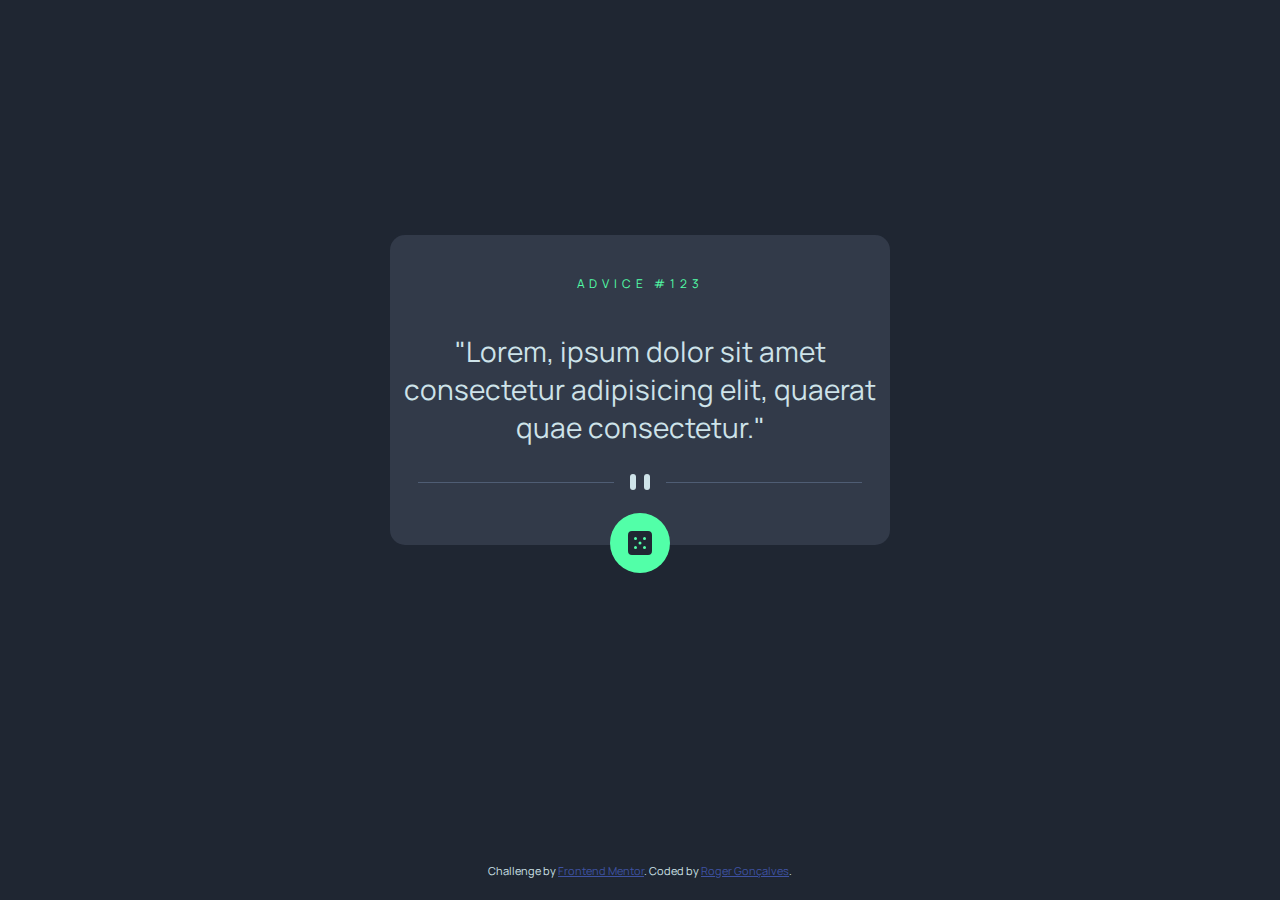
<file: advice-generator-app-main/index.html>
<!DOCTYPE html>
<html lang="en">

<head>
  <meta charset="UTF-8">
  <meta name="viewport" content="width=device-width, initial-scale=1.0">

  <link rel="icon" type="image/png" sizes="32x32" href="./images/favicon-32x32.png">
  <link rel="stylesheet" href="style.css">

  <title>Frontend Mentor | Advice generator app</title>
</head>

<body>
  <main class="container">
    <div class="card">
      <p class="advice-id">Advice #<span class="id">123</span></p>

      <p class="advice">"Lorem, ipsum dolor sit amet consectetur adipisicing elit, quaerat quae consectetur."</p>
      <picture>
        <source srcset="./images/pattern-divider-mobile.svg" media="(max-width: 768px)">
        <img src="./images/pattern-divider-desktop.svg" alt="divider" class="divider">
      </picture>
    </div>
    <p class="dice-icon"><img src="./images/icon-dice.svg" alt="dice icon"></p>
  </main>

  <div class="attribution">
    Challenge by <a href="https://www.frontendmentor.io?ref=challenge" target="_blank">Frontend Mentor</a>.
    Coded by <a href="#">Roger Gonçalves</a>.
  </div>
</body>

</html>
</file>
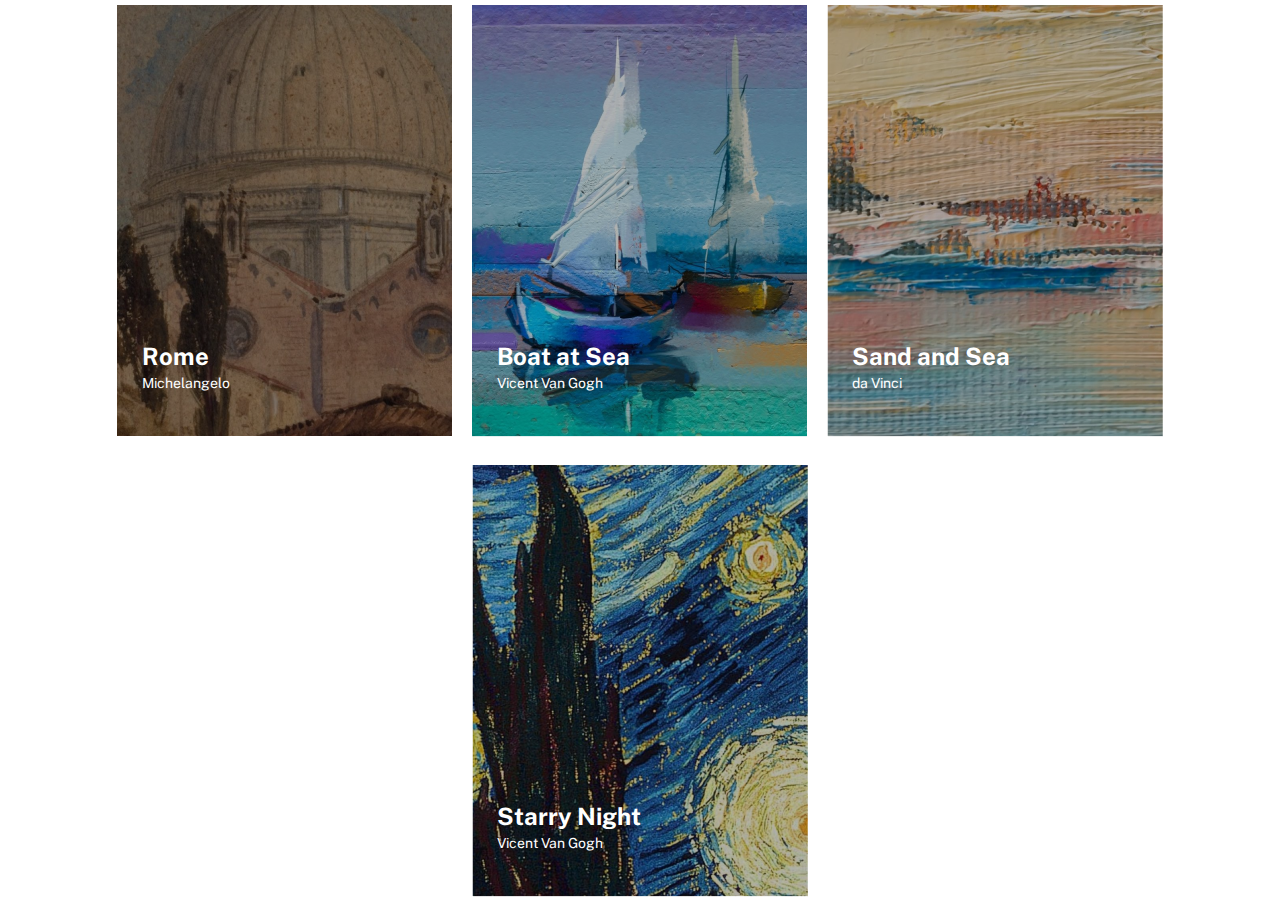
<file: lista-imagens-pinturas/index.html>
<!DOCTYPE html>
<html lang="en">

<head>
    <meta charset="UTF-8">
    <meta http-equiv="X-UA-Compatible" content="IE=edge">
    <meta name="viewport" content="width=device-width, initial-scale=1.0">
    <title>Lista de Imagens de Pituras</title>

    <link rel="stylesheet" href="style.css">
</head>

<body>
    <main class="container">
        <picture>
            <img src="./images/rome.png" alt="Rome by Michelangelo">
            <figcaption>
                <h2>Rome</h2>
                <p>Michelangelo</p>
            </figcaption>
        </picture>
        <picture>
            <img src="./images/boat.png" alt="Boa at Sea by Van Gogh">
            <figcaption>
                <h2>Boat at Sea</h2>
                <p>Vicent Van Gogh</p>
            </figcaption>
        </picture>
        <picture>
            <img src="./images/sand-and-sea.png" alt="Sand and Sea by da Vinci">
            <figcaption>
                <h2>Sand and Sea</h2>
                <p>da Vinci</p>
            </figcaption>
        </picture>
        <picture>
            <img src="./images/starry-night.png" alt="Starry Night by Van Gogh">
            <figcaption>
                <h2>Starry Night</h2>
                <p>Vicent Van Gogh</p>
            </figcaption>
        </picture>
    </main>
</body>

</html>
</file>
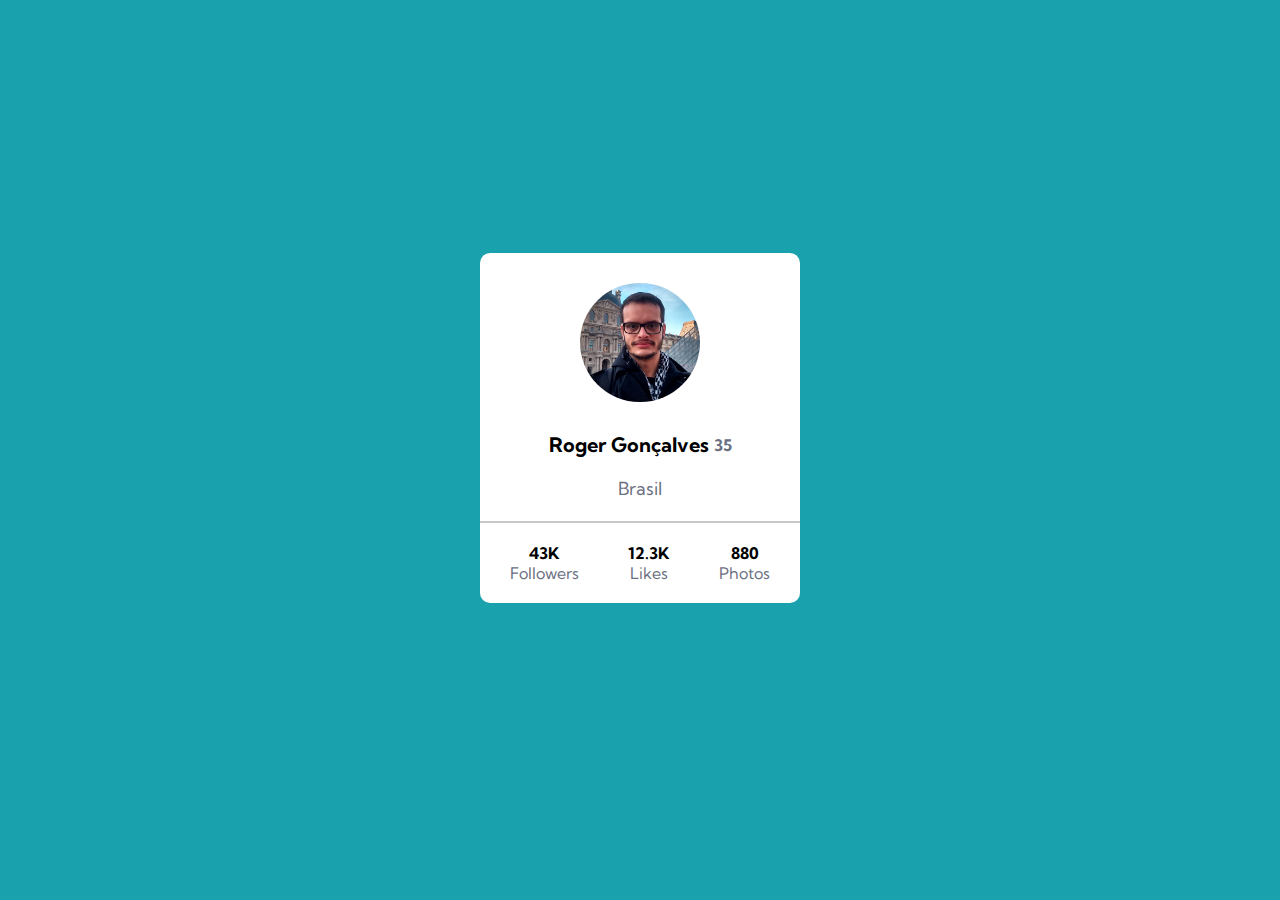
<file: profile_card/index.html>
<!DOCTYPE html>
<html lang="en">

<head>
    <meta charset="UTF-8">
    <meta http-equiv="X-UA-Compatible" content="IE=edge">
    <meta name="viewport" content="width=device-width, initial-scale=1.0">

    <link rel="stylesheet" href="css/style.css">

    <title>Profile Card - Exercício DevQuest</title>
</head>

<body>
    <main class="card">
        <img src="./images/Roger.png" alt="foto de perfil" class="foto">
        <div class="nome-idade">
            <h2 class="nome">Roger Gonçalves</h2>
            <p class="idade">35</p>
        </div>
        <p class="pais">Brasil</p>
        <hr size="1" width="100%" align="center" noshade>
        <div class="metrica">
            <div class="indicador">
                <p class="numero">43K</p>
                <p class="parametro">Followers</p>
            </div>
            <div class="indicador">
                <p class="numero">12.3K</p>
                <p class="parametro">Likes</p>
            </div>
            <div class="indicador">
                <p class="numero">880</p>
                <p class="parametro">Photos</p>
            </div>
        </div>

    </main>
</body>

</html>
</file>
<file: advice-generator-app-main/style.css>
@import url('https://fonts.googleapis.com/css2?family=Manrope:wght@800&display=swap');

:root {
    --text-color: hsl(193, 38%, 86%);
    --advice-dice-color: hsl(150, 100%, 66%);
    --advice-card-color: hsl(217, 19%, 24%);
    --background-color: hsl(218, 23%, 16%);
    --detail: hsl(217, 19%, 38%);
}

body {
    background-color: var(--background-color);
    font-family: 'Manrope', sans-serif;
    color: var(--text-color);
}

.container {
    width: 100%;
    height: 95vh;
    display: flex;
    flex-direction: column;
    justify-content: center;
    align-items: center;
}

.card {
    background-color: var(--advice-card-color);
    width: 500px;
    display: flex;
    flex-direction: column;
    align-items: center;
    border-radius: 15px;
}

.advice-id {
    color: var(--advice-dice-color);
    text-transform: uppercase;
    letter-spacing: 0.4em;
    font-size: 12px;
    margin-top: 40px;
}

.advice {
    font-size: 28px;
    text-align: center;
}

.divider {
    margin-bottom: 50px;
}

.dice-icon {
    width: 60px;
    height: 60px;
    background-color: var(--advice-dice-color);
    border-radius: 50%;
    display: flex;
    justify-content: center;
    align-items: center;
    transform: translateY(-80%);
}

.dice-icon:hover {
    cursor: pointer;
    box-shadow: 0 0 15px var(--advice-dice-color);
}

.attribution {
    font-size: 11px;
    text-align: center;
}

.attribution a {
    color: hsl(228, 45%, 44%);
}

@media (max-width: 768px) {
    .card {
        width: 340px;
    }

    .advice {
        padding-inline: 20px;
    }
}
</file>
<file: lista-imagens-pinturas/style.css>
@import url('https://fonts.googleapis.com/css2?family=Public+Sans:wght@400;700&display=swap');

* {
    margin: 0;
    border: 0;
}

.container {
    height: 100vh;
    display: flex;
    flex-wrap: wrap;
    gap: 20px;
    justify-content: center;
    align-items: center;
}

picture {
    height: 430px;
}

figcaption {
    font-family: "Public Sans", sans-serif;
    color: white;
    padding: 0 0 50px 25px;
    transform: translateY(-100%);
}

figcaption p {
    margin-top: 5px;
    font-size: 14px;
    font-weight: 400;
}

@media (max-width: 700px) {
    .container {
        padding: 30px 0;
        gap: 5px;
    }
}
</file>
<file: profile_card/css/style.css>
@import url('https://fonts.googleapis.com/css2?family=Kumbh+Sans:wght@400;700&display=swap');

  :root {
      --background-color: hsl(185, 75%, 39%);
      --text-color: hsl(227, 10%, 46%);
      --text-detail: black;

  }

  * {
      box-sizing: border-box;
      padding: 0;
      margin: 0;
  }

  body {
      background-color: var(--background-color);
      max-width: 100%;
      height: 95vh;
      display: flex;
      justify-content: center;
      align-items: center;
  }

  .card {
      font-family: "Kumbh Sans", sans-serif;
      color: var(--text-color);
      background-color: white;
      width: 320px;
      height: 350px;
      border-radius: 10px;
      display: flex;
      flex-direction: column;
      align-items: center;
      justify-content: space-evenly;
  }

  .foto {
      border-radius: 100%;
      width: 120px;
      margin: 30px 0 30px 0;
  }

  .nome-idade {
      display: flex;
      align-items: center;
      gap: 5px;
      margin-bottom: 20px;
  }

  .nome {
      font-size: 20px;
  }

  .idade {
      font-weight: 700;
  }

  .pais {
      font-size: 18px;
  }

  hr {
      margin-top: auto;
      border: 1px solid rgb(200, 200, 200);
  }

  .metrica {
      width: 100%;
      display: flex;
      justify-content: space-between;
      padding: 20px 30px;
  }

  .indicador {
      text-align: center;
  }

  .nome,
  .numero {
      color: var(--text-detail);
      font-weight: 700;
  }
</file>
